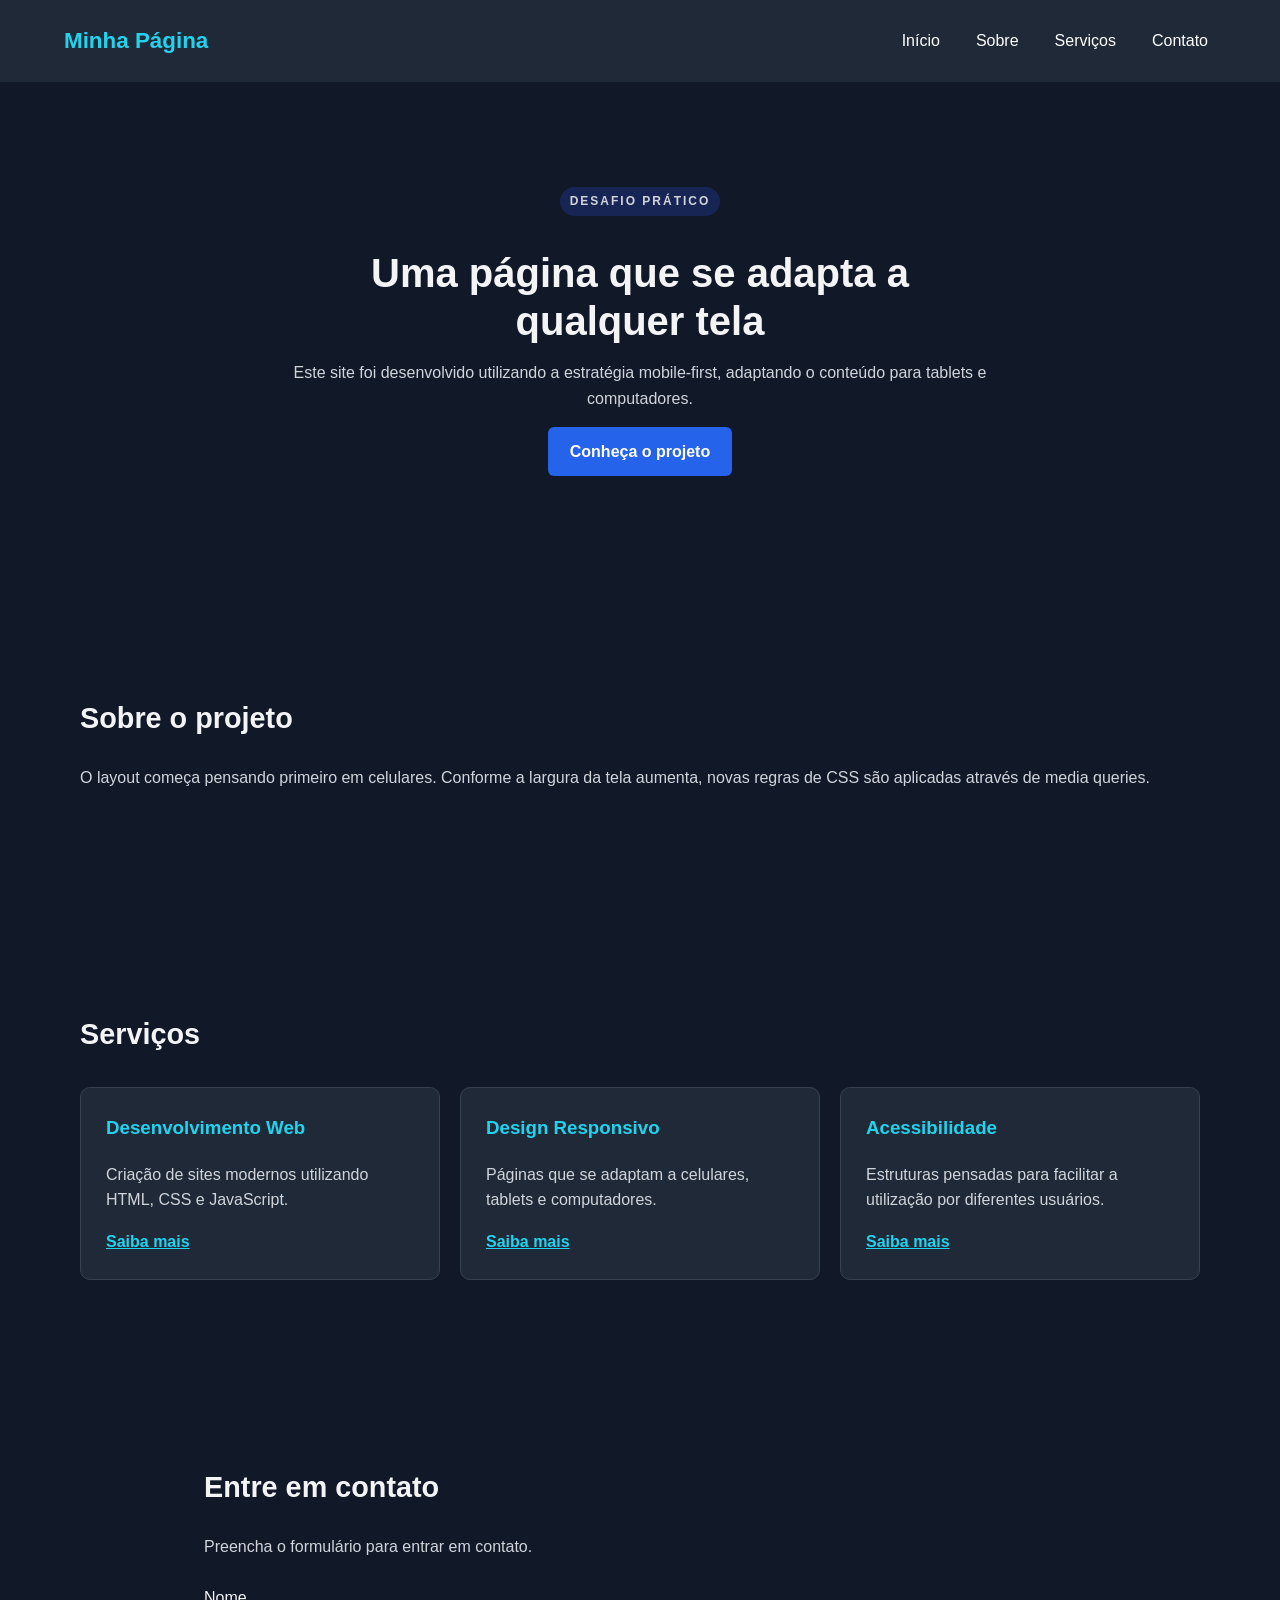
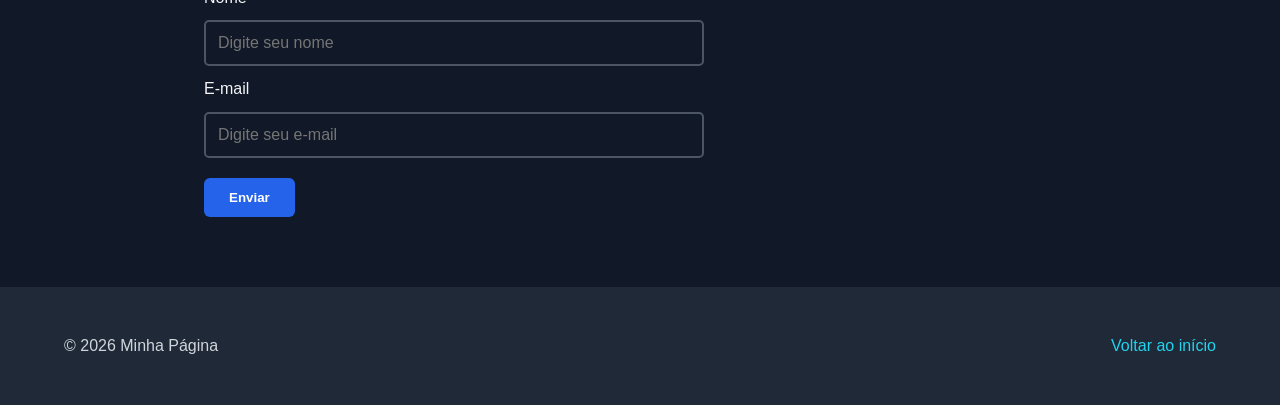
<file: index.html>
<!DOCTYPE html>
<html lang="pt-BR">

<head>
    <meta charset="UTF-8">
    <meta name="viewport" content="width=device-width, initial-scale=1.0">

    <title>Página Responsiva</title>

    <link rel="stylesheet" href="style.css">
</head>

<body>

    <header class="cabecalho">

        <a href="#" class="logo">
            Minha Página
        </a>

        <nav aria-label="Menu principal">
            <ul class="menu">
                <li><a href="#" aria-current="page">Início</a></li>
                <li><a href="#sobre">Sobre</a></li>
                <li><a href="#servicos">Serviços</a></li>
                <li><a href="#contato">Contato</a></li>
            </ul>
        </nav>

    </header>


    <main>

        <section class="hero">

            <div class="hero-texto">

                <p class="etiqueta">DESAFIO PRÁTICO</p>

                <h1>Uma página que se adapta a qualquer tela</h1>

                <p>
                    Este site foi desenvolvido utilizando a estratégia
                    mobile-first, adaptando o conteúdo para tablets
                    e computadores.
                </p>

                <a href="#sobre" class="botao">
                    Conheça o projeto
                </a>

            </div>

        </section>


        <section id="sobre" class="secao">

            <h2>Sobre o projeto</h2>

            <p>
                O layout começa pensando primeiro em celulares.
                Conforme a largura da tela aumenta, novas regras
                de CSS são aplicadas através de media queries.
            </p>

        </section>


        <section id="servicos" class="secao">

            <h2>Serviços</h2>

            <div class="cards">

                <article class="card">
                    <h3>Desenvolvimento Web</h3>

                    <p>
                        Criação de sites modernos utilizando
                        HTML, CSS e JavaScript.
                    </p>

                    <a href="#contato">Saiba mais</a>
                </article>


                <article class="card">
                    <h3>Design Responsivo</h3>

                    <p>
                        Páginas que se adaptam a celulares,
                        tablets e computadores.
                    </p>

                    <a href="#contato">Saiba mais</a>
                </article>


                <article class="card">
                    <h3>Acessibilidade</h3>

                    <p>
                        Estruturas pensadas para facilitar
                        a utilização por diferentes usuários.
                    </p>

                    <a href="#contato">Saiba mais</a>
                </article>

            </div>

        </section>


        <section id="contato" class="secao contato">

            <h2>Entre em contato</h2>

            <p>
                Preencha o formulário para entrar em contato.
            </p>

            <form>

                <label for="nome">Nome</label>

                <input
                    type="text"
                    id="nome"
                    name="nome"
                    placeholder="Digite seu nome"
                >


                <label for="email">E-mail</label>

                <input
                    type="email"
                    id="email"
                    name="email"
                    placeholder="Digite seu e-mail"
                >


                <button type="submit">
                    Enviar
                </button>

            </form>

        </section>

    </main>


    <footer class="rodape">

        <p>
            © 2026 Minha Página
        </p>

        <a href="#">
            Voltar ao início
        </a>

    </footer>

</body>

</html>
</file>
<file: style.css>
/* ==================================
   CONFIGURAÇÕES GERAIS
================================== */

* {
    box-sizing: border-box;
}

html {
    scroll-behavior: smooth;
}

body {
    margin: 0;

    font-family: Arial, Helvetica, sans-serif;

    background-color: #111827;
    color: #f3f4f6;

    line-height: 1.6;
}


/* ==================================
   CABEÇALHO
================================== */

.cabecalho {
    padding: 20px;

    display: flex;
    flex-direction: column;

    gap: 20px;

    background-color: #1f2937;
}

.logo {
    color: #22d3ee;

    text-decoration: none;

    font-size: 1.4rem;
    font-weight: bold;
}


/* ==================================
   MENU
================================== */

.menu {
    display: flex;

    flex-direction: column;

    gap: 10px;

    margin: 0;
    padding: 0;

    list-style: none;
}

.menu a {
    display: block;

    padding: 8px;

    color: white;

    text-decoration: none;
}

.menu a:hover {
    color: #22d3ee;
}

.menu a:focus-visible {
    outline: 3px solid #facc15;
    outline-offset: 3px;
}


/* ==================================
   HERO - MOBILE
================================== */

.hero {
    padding: 60px 20px;

    text-align: center;

    background-color: #111827;
}

.hero-texto {
    max-width: 700px;

    margin: auto;
}

.etiqueta {
    display: inline-block;

    padding: 5px 10px;

    border-radius: 20px;

    background-color: #172554;

    color: #22d3ee;

    font-size: 0.75rem;
    font-weight: bold;
    letter-spacing: 2px;
}

.hero h1 {
    font-size: 2rem;

    line-height: 1.2;
}

.hero p {
    color: #d1d5db;
}


/* ==================================
   BOTÃO
================================== */

.botao {
    display: inline-block;

    margin-top: 20px;

    padding: 12px 20px;

    background-color: #2563eb;

    color: white;

    text-decoration: none;

    border-radius: 6px;

    font-weight: bold;
}

.botao:hover {
    background-color: #1d4ed8;
}


/* ==================================
   SEÇÕES
================================== */

.secao {
    max-width: 1200px;

    margin: auto;

    padding: 60px 20px;
}

.secao h2 {
    font-size: 1.8rem;
}

.secao p {
    color: #d1d5db;
}


/* ==================================
   CARDS - MOBILE
================================== */

.cards {
    display: grid;

    grid-template-columns: 1fr;

    gap: 20px;

    margin-top: 30px;
}

.card {
    padding: 25px;

    background-color: #1f2937;

    border: 1px solid #374151;

    border-radius: 10px;
}

.card h3 {
    margin-top: 0;

    color: #22d3ee;
}

.card a {
    color: #22d3ee;

    font-weight: bold;
}


/* ==================================
   FORMULÁRIO
================================== */

form {
    max-width: 500px;

    display: flex;

    flex-direction: column;

    gap: 10px;

    margin-top: 25px;
}

input {
    padding: 12px;

    border: 2px solid #4b5563;

    border-radius: 5px;

    background-color: #111827;

    color: white;

    font-size: 1rem;
}

button {
    width: fit-content;

    margin-top: 10px;

    padding: 12px 25px;

    border: none;

    border-radius: 6px;

    background-color: #2563eb;

    color: white;

    font-weight: bold;

    cursor: pointer;
}

button:focus-visible,
input:focus-visible {
    outline: 3px solid #facc15;
    outline-offset: 3px;
}


/* ==================================
   RODAPÉ
================================== */

.rodape {
    padding: 30px 20px;

    display: flex;

    flex-direction: column;

    gap: 15px;

    text-align: center;

    background-color: #1f2937;
}

.rodape a {
    color: #22d3ee;

    text-decoration: none;
}


/* ==================================
   1º PONTO DE CORTE
   Encontrado para telas maiores
================================== */

@media (min-width: 700px) {

    .cabecalho {
        padding: 20px 5%;

        flex-direction: row;

        justify-content: space-between;

        align-items: center;
    }

    .menu {
        flex-direction: row;

        gap: 20px;
    }

    .hero {
        padding: 100px 40px;
    }

    .hero h1 {
        font-size: 3rem;
    }

    .rodape {
        flex-direction: row;

        justify-content: space-between;

        align-items: center;

        padding: 30px 5%;
    }
}


/* ==================================
   2º PONTO DE CORTE
   Para telas grandes
================================== */

@media (min-width: 1000px) {

    .hero {
        min-height: 500px;

        display: flex;

        align-items: center;

        justify-content: center;
    }

    .hero h1 {
        font-size: 3.5rem;
    }

    .cards {
        grid-template-columns: repeat(3, 1fr);
    }

    .secao {
        padding: 90px 40px;
    }
}


/* ==================================
   REDUÇÃO DE MOVIMENTO
================================== */

@media (prefers-reduced-motion: reduce) {

    html {
        scroll-behavior: auto;
    }

    *,
    *::before,
    *::after {
        animation-duration: 0.01ms !important;
        animation-iteration-count: 1 !important;
        transition-duration: 0.01ms !important;
        scroll-behavior: auto !important;
    }
}
/* =================================
   CONFIGURAÇÕES GERAIS
================================= */

* {
    box-sizing: border-box;
}

html {
    scroll-behavior: smooth;
}

body {
    margin: 0;

    font-family: Arial, Helvetica, sans-serif;

    background-color: #111827;

    color: #f3f4f6;

    line-height: 1.6;
}


/* =================================
   CABEÇALHO
================================= */

.cabecalho {
    display: flex;

    justify-content: space-between;
    align-items: center;

    padding: 20px 5%;

    background-color: #1f2937;
}

.logo {
    color: #22d3ee;

    font-size: 1.4rem;

    font-weight: bold;

    text-decoration: none;
}


/* =================================
   MENU
================================= */

.menu {
    display: flex;

    gap: 20px;

    margin: 0;
    padding: 0;

    list-style: none;
}

.menu a {
    color: white;

    text-decoration: none;

    padding: 8px;
}

.menu a:hover {
    color: #22d3ee;
}

.menu a:focus-visible {
    outline: 3px solid #facc15;

    outline-offset: 3px;
}


/* =================================
   REGRA PRINCIPAL DAS IMAGENS
================================= */

/*
   Todas as imagens:

   max-width: 100%;
   height: auto;

   Isso impede que a imagem ultrapasse
   o tamanho do seu elemento pai.
*/

img {
    max-width: 100%;
    height: auto;

    display: block;
}


/* =================================
   HERO
================================= */

.hero {
    padding: 80px 5%;

    text-align: center;

    background-color: #111827;
}

.hero h1 {
    font-size: 2.5rem;

    margin-bottom: 15px;
}

.hero p {
    max-width: 700px;

    margin: auto;

    color: #d1d5db;
}


/* =================================
   GALERIA
================================= */

.galeria {
    max-width: 1200px;

    margin: auto;

    padding: 70px 5%;
}

.galeria h2 {
    font-size: 2rem;

    margin-bottom: 30px;
}


/* =================================
   GRID DE IMAGENS
================================= */

.grid-imagens {
    display: grid;

    grid-template-columns: 1fr;

    gap: 25px;
}


/* =================================
   FIGURE
================================= */

figure {
    margin: 0;

    overflow: hidden;

    border-radius: 10px;

    background-color: #1f2937;

    border: 1px solid #374151;
}


/* Imagem dentro do figure */

figure img {
    width: 100%;
    height: auto;
}


/* Legenda */

figcaption {
    padding: 15px;

    color: #d1d5db;

    font-weight: bold;
}


/* =================================
   SOBRE
================================= */

.sobre {
    max-width: 1000px;

    margin: auto;

    padding: 70px 5%;
}

.sobre h2 {
    font-size: 2rem;
}

.sobre p {
    color: #d1d5db;
}


/* =================================
   CONTATO
================================= */

.contato {
    max-width: 1000px;

    margin: auto;

    padding: 70px 5%;
}

.contato p {
    color: #d1d5db;
}


/* =================================
   BOTÃO
================================= */

.botao {
    display: inline-block;

    margin-top: 15px;

    padding: 12px 22px;

    background-color: #2563eb;

    color: white;

    text-decoration: none;

    border-radius: 6px;

    font-weight: bold;
}

.botao:hover {
    background-color: #1d4ed8;
}

.botao:focus-visible {
    outline: 3px solid #facc15;

    outline-offset: 3px;
}


/* =================================
   RODAPÉ
================================= */

.rodape {
    padding: 30px 5%;

    text-align: center;

    background-color: #1f2937;

    color: #d1d5db;
}


/* =================================
   TABLET
================================= */

@media (min-width: 700px) {

    .grid-imagens {
        grid-template-columns: repeat(2, 1fr);
    }

}


/* =================================
   COMPUTADOR
================================= */

@media (min-width: 1000px) {

    .grid-imagens {
        grid-template-columns: repeat(3, 1fr);
    }

}
</file>
